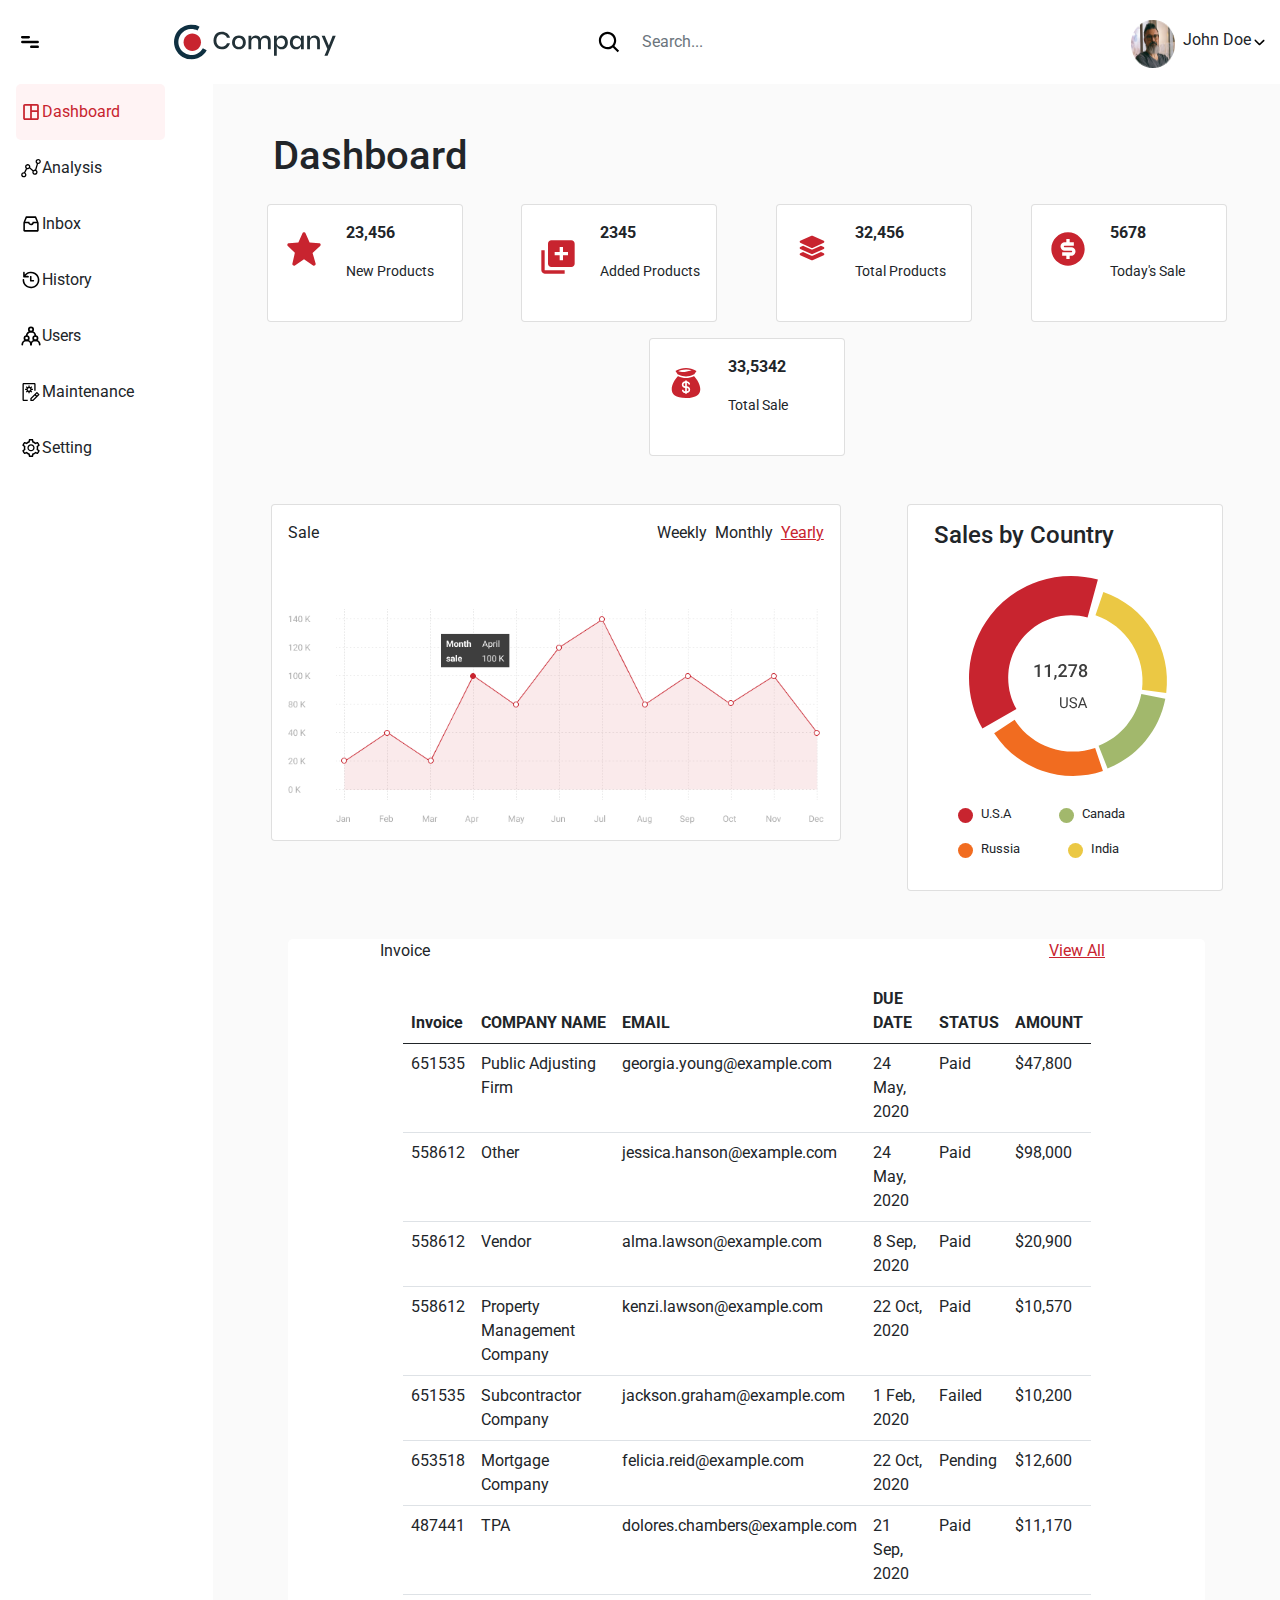
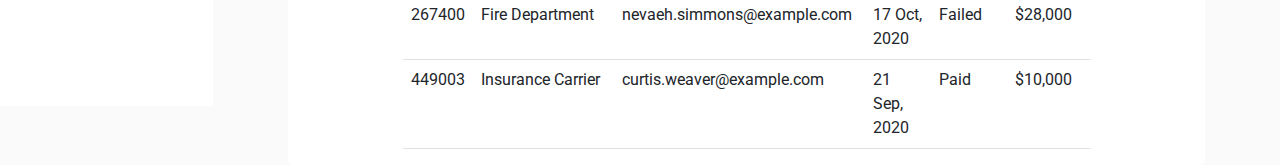
<file: dashboard.html>
<!DOCTYPE html>
<html lang="en">
<head>
  <meta charset="UTF-8">
  <meta http-equiv="X-UA-Compatible" content="IE=edge">
  <meta name="viewport" content="width=device-width, initial-scale=1.0">

  <link rel="stylesheet" href="CSS/bootstrap.min.css">
  <link rel="stylesheet" href="CSS/style.css">
  <script src="js/script.js"></script>
  <title>Document</title>
</head>
<body>
  <nav class="navbar navbar-expand-lg navbar-light bg-white header">
    <div class="container-fluid hamberger">
        <button  id="menu-bar" onclick="SideBar()" id=""><img src="images/menu-bar.svg" ></button>
      <a class="navbar-brand" href="#"><img src="./images/logo.svg" alt="" class="logo"></a>
      
      <div id="navbarSupportedContent">
        <ul class="navbar-nav me-auto mb-2 mb-lg-0">
          <li class="nav-item">
            <a class="nav-link" href="#">
              <div class="searchbox">
                <img src="./images/search-icon.svg" alt="" class="searchimg">
                <input type="text" name="search" class="form-control searchfield w-75 border-0" placeholder="  Search...">
              </div>
            </a>
          </li> 
          <div class="d-flex">
          <img src="./images/profile.png" alt="" class="me-2 avatar mt-1">
          <p class="profiname">John Doe</p>
          </div>
          <img src="./images/downward-arrow.svg" alt="" class="down">
        </div>
      </div>
    </div>
  </nav>
  <div class="board">
    <div class="container-fluid">
      <div class="row p-0">
        <div class="col-lg-2 left" id="sidebarr">
          <div class="sideboxes">
            <div class="boxes1 ms-3">
              <img src="./images/dashboard-active.svg" alt="" class="sideimg1 ms-1">
              <p class="sidetext1 mt-3">Dashboard</p>
            </div>
            <div class="boxes2 ms-3">
              <img src="./images/graph-default.svg" alt="" class="sideimg2 ms-1">
              <p class="sidetext2 mt-3">Analysis</p>
            </div>
            <div class="boxes3 ms-3">
              <img src="./images/inbox-default.svg" alt="" class="sideimg3 ms-1">
              <p class="sidetext3 mt-3">Inbox</p>
            </div>
            <div class="boxes4 ms-3">
              <img src="./images/clock-default.svg" alt="" class="sideimg4 ms-1">
              <p class="sidetext4 mt-3">History</p>
            </div>
            <div class="boxes5 ms-3">
              <img src="./images/user-default.svg" alt="" class="sideimg5 ms-1">
              <p class="sidetext5 mt-3">Users</p>
            </div>
            <div class="boxes6 ms-3">
              <img src="./images/maintenance-default.svg" alt="" class="sideimg6 ms-1">
              <p class="sidetext6 mt-3">Maintenance</p>
            </div>
            <div class="boxes7 ms-3">
              <img src="./images/setting-default.svg" alt="" class="sideimg7 ms-1">
              <p class="sidetext7 mt-3">Setting</p>
            </div>
          </div>
        </div>
        <div class="col-lg-10 col-12 mt-5">
          <h1 class="maintitle ms-5">Dashboard</h1>
          <div class="container">
            <div class="row">
              <div class="col-lg-2 col-md-2 col-sm-5 mx-auto" style="width: 220px;">
                <div class="card mt-3">
                  <div class="card-body row" style="height: 116px;">
                    <div class="col-4">
                      <img src="./images/star.svg" alt=""  class="mt-2">
                    </div>
                    <div class="col-8">
                      <p  style="font-weight: bold;">23,456</p>
                      <p style="font-size: 85%;">New Products</p>
                    </div>
                  </div>
                </div>
              </div>
              <div class="col-lg-2 col-md-2 col-sm-5 mx-auto" style="width: 220px;">
                <div class="card mt-3">
                  <div class="card-body row" style="height: 116px;">
                    <div class="col-4">
                      <img src="./images/new-product.svg" alt=""  class="mt-3">
                    </div>
                    <div class="col-8">
                      <p  style="font-weight: bold;">2345</p>
                      <p style="font-size: 85%;">Added Products</p>
                    </div>
                  </div>
                </div>
              </div>
              <div class="col-lg-2 col-md-2 col-sm-5 mx-auto" style="width: 220px;">
                <div class="card mt-3">
                  <div class="card-body row" style="height: 116px;">
                    <div class="col-4">
                      <img src="./images/total-product.svg" alt=""  class="mt-2">
                    </div>
                    <div class="col-8">
                      <p  style="font-weight: bold;">32,456</p>
                      <p style="font-size: 85%;">Total Products</p>
                    </div>
                  </div>
                </div>
              </div>
              <div class="col-lg-2 col-md-2 col-sm-5 mx-auto" style="width: 220px;">
                <div class="card mt-3">
                  <div class="card-body row" style="height:116px;">
                    <div class="col-4">
                      <img src="./images/dollar-filled.svg" alt=""  class="mt-2">
                    </div>  
                    <div class="col-8">
                      <p  style="font-weight: bold;">5678</p>
                      <p style="font-size: 85%;">Today's Sale</p>
                    </div>
                  </div>
                </div>
              </div>
              <div class="col-lg-2 col-md-12 col-sm-5 mx-auto" style="width: 220px;">
                <div class="card mt-3">
                  <div class="card-body row" style="height: 116px;">
                    <div class="col-4">
                      <img src="./images/money-bag.svg" alt="" class="mt-2">
                    </div>
                    <div class="col-8">
                      <p style="font-weight: bold;">33,5342</p>
                      <p style="font-size: 85%;">Total Sale</p>
                    </div>
                  </div>
                </div>
              </div>
            </div>
          </div>
          <div class="graphs container">
            <div class="row">
              <div class="col-lg-7 col-md-12 mt-5 mx-auto">
                <div class="card">
                  <div class="card-body">
                    <div class="chart1">
                      <div class="chart1text d-flex">
                        <p>Sale</p>
                        <p class="ms-auto">Weekly</p>
                        <p class="ms-2">Monthly</p>
                        <p class="ms-2" style="color: #C8242F; text-decoration: underline;">Yearly</p>
                      </div>
                      <div class="chartimg1 mt-5">
                        <img src="./images/data-graph.png" class="img-fluid">
                      </div>
                    </div>
                  </div>
                </div>
              </div>
              <div class="col-lg-4 col-md-6 mt-5 mx-auto">
                <div class="card">
                  <div class="card-body d-flex justify-content-center">
                    <div class="chart2">
                      <div class="charttitle">
                        <h4>Sales by Country</h4>
                      </div>
                      <div class="chartimg2">
                        <img src="./images/pie-chart.svg" class="img-fluid ms-3">
                      </div>
                      <div class="disc1 d-flex ms-4">
                        <div class="dis1">
                          <div class="dot1 mt-1"></div>
                          <p class="ms-2 dottext">U.S.A</p>
                        </div>
                        <div class="dis2 ms-5">
                          <div class="dot2 mt-1"></div>
                          <p class="ms-2 dottext">Canada</p>
                        </div>
                      </div>
                      <div class="disc2 d-flex ms-4">
                        <div class="dis3">
                          <div class="dot3 mt-1"></div>
                          <p class="ms-2 dottext">Russia</p>
                        </div>
                        <div class="dis4 ms-5">
                          <div class="dot4 mt-1"></div>
                          <p class="ms-2 dottext">India</p>
                        </div>
                      </div>
                      </div>
                    </div>
                  </div>
                </div>
              </div>
            </div>
          </div>
          <div class="container">
            <div class="row mt-5">
              <div class="col-lg-2"></div>
              <div class="col-lg-10 col-md-10">
                <div class="table-responsive datatable mx-auto">
                  <table class="table mx-auto w-75">
                    <div class="tabletitle d-flex" style="margin-left: 10%;">
                      <p>Invoice</p>
                      <p style="margin-left: 75%; color: #C8242F; text-decoration: underline;"> View All</p>
                    </div>
                    <thead>
                      <tr>
                        <th>Invoice</th>
                        <th>COMPANY NAME</th>
                        <th>EMAIL</th>
                        <th>DUE DATE</th>
                        <th>STATUS</th>
                        <th>AMOUNT</th>
                      </tr>
                    </thead>
                    <tbody>
                      <tr>
                        <td>651535</td>
                        <td>Public Adjusting Firm</td>
                        <td>georgia.young@example.com</td>
                        <td>24 May, 2020</td>
                        <td>Paid</td>
                        <td>$47,800</td>
                      </tr>
                      <tr>
                        <td>558612</td>
                        <td>Other</td>
                        <td>jessica.hanson@example.com</td>
                        <td>24 May, 2020</td>
                        <td>Paid</td>
                        <td>$98,000</td>
                      </tr>
                      <tr>
                        <td>558612</td>
                        <td>Vendor</td>
                        <td>alma.lawson@example.com</td>
                        <td>8 Sep, 2020</td>
                        <td>Paid</td>
                        <td>$20,900</td>
                      </tr>
                      <tr>
                        <td>558612</td>
                        <td>Property Management Company</td>
                        <td>kenzi.lawson@example.com</td>
                        <td>22 Oct, 2020</td>
                        <td>Paid</td>
                        <td>$10,570</td>
                      </tr>
                      <tr>
                        <td>651535</td>
                        <td>Subcontractor Company</td>
                        <td>jackson.graham@example.com</td>
                        <td>1 Feb, 2020</td>
                        <td>Failed</td>
                        <td>$10,200</td>
                      </tr>
                      <tr>
                        <td>653518</td>
                        <td>Mortgage Company</td>
                        <td>felicia.reid@example.com</td>
                        <td>22 Oct, 2020</td>
                        <td>Pending</td>
                        <td>$12,600</td>
                      </tr>
                      <tr>
                        <td>487441</td>
                        <td>TPA</td>
                        <td>dolores.chambers@example.com</td>
                        <td>21 Sep, 2020</td>
                        <td>Paid</td>
                        <td>$11,170</td>
                      </tr>
                      <tr>
                        <td>267400</td>
                        <td>Fire Department</td>
                        <td>nevaeh.simmons@example.com</td>
                        <td>17 Oct, 2020</td>
                        <td>Failed</td>
                        <td>$28,000</td>
                      </tr>
                      <tr>
                        <td>449003</td>
                        <td>Insurance Carrier</td>
                        <td>curtis.weaver@example.com</td>
                        <td>21 Sep, 2020</td>
                        <td>Paid</td>
                        <td>$10,000</td>
                      </tr>
                    </tbody>
                  </table>
                </div>
              </div>
              <div class="col-lg-2"></div>
            </div>
          </div>

        </div>
      </div>
    </div>
  </div>

</body>
</html>
</file>
<file: CSS/style.css>
@import url('https://fonts.googleapis.com/css2?family=Roboto:wght@300;400&display=swap');
*{
 
}
body {
    background: #FAFAFA 0% 0% no-repeat padding-box;
    opacity: 1;
    font-family: 'Roboto';
}

@media screen and (min-width: 1050px){
    .container-fluid {
        display: flex;
        align-items: center;
        justify-content: space-between;
    }
    .left-side-image {
        margin-left: 10%;
        margin-right: 10%;
        width: 37%;
        height: 37%;
    }
    .discription {width: 67%;}
    .login-button {width: 21%;}
    .container2 {
        margin-top: 106px;
    }
}
@media screen and (max-width:1050px) {
    .container2 {
        width: 100%;
        margin: auto;
        margin-top: 30px;
    }
    .left-side-image {
        margin-left: 20%;
        margin-right: 20%;
        width: 60%;
        height: 60%;
    }
    .discription {}
    .login-button {width: 21%;}
}
@media screen and (max-width:600px){
    .container3 {
        flex-direction: column;
    }
    .login-button {
        width: 40%
    }
    .discription {
        font: normal normal 300 30px/47px Roboto;
    }
}
@media screen and (min-width:600px) {

  .container2 input {
   width: 100%;    
}
    .container3 {
        align-items: center;    
    }
    .discription {
        font: normal normal 300 40px/47px Roboto;
    }

}
.left-side-image{
    margin-top: 72px;
    border-radius: 50%;
    box-shadow: 0px 4px 31px #0000000A;
    border: 20px solid #FFFFFF;
    opacity: 1;
}
.container2 {
    display: flex;
    flex-direction: column;
    /* margin-top: 106px; */
    /* margin-left: 164px; */
}
.logo {  
    width: 272px;
    height: 58px;
}
.discription {
    margin-top: 19px;
    text-align: left;
    /* font: normal normal 300 40px/47px Roboto; */
    letter-spacing: 0px;
    color: #3E3E3E;
    opacity: 1;
}
#color-red {
    color: #C8242F;
}

.titlelogin {
    margin-top: 31px;
    text-align: left;
    font: normal normal normal 25px/33px Roboto;
    letter-spacing: 0px;
    color: #3E3E3E;
    opacity: 1;
}
.container2 input{
    padding-left: 14px;
    margin-bottom: 27px;
    width: 70%;
    height: 49px;
    background: #FFFFFF 0% 0% no-repeat padding-box;
    border: 1px solid #ADADAD;
    border-radius: 5px;
}
.container3{
    margin-top: 3px;
    margin-bottom: 23px;
    display: flex;

}
.login-button {
    height: 45px;
    margin-right: 26%;
    background: #C8242F 0% 0% no-repeat padding-box;
    border-radius: 23px;
    border: none;
    color: white;
}

/* dashboard css */

.logo{
  width: 60%;
}
#sidebarr{
  display: block;
}
.moblogo{
  display: none;
}
.notifitext{
  display: none;
}
.notifi{
  width: 100%;
  height: 100%;
}
.box1{
  display: none;
}
.box2, .box3, .box4, .box5, .box6, .box7{
  display: none;
}
.boximg1{
  width: 5%;
}
.boximg2, .boximg3, .boximg4, .boximg5, .boximg6, .boximg7, .searchimg{
  width: 5%;
}
.profiname{
  margin-top: 10%;
}

.searchbox {
  display: flex;
}

.searchboxeneble{
  display: flex;
}
.board{
  width: 100%;
  background-color: #fafafa;
  display: flex;
  height: 100%;
}
.boxes1{
  display: flex;
  border-radius: 5px;
}
.sideboxes{
  background-color: #ffffff;
  height: 201%;
}
.sideimg1{
  width: 15%;
}
.sideimg2, .sideimg3, .sideimg4, .sideimg5, .sideimg6, .sideimg7{
  width: 11%;
}
.boxes1{
  width: 70%;
  background-color: #FFF3F4;
  color: #C8242F;
}
.boxes2, .boxes3, .boxes4, .boxes5, .boxes6, .boxes7{
  display:flex;
 
}
.left{
  padding: 0px 0px;
}
.hamberger{
  z-index: 2;
}
.main{
  z-index: 1;
}
.disc1{
  width: 100px;
}
.dot1{
  background-color: #C8242F;
  width: 15px;
  height: 15px;
  border-radius: 50%;
}
.dot2{
  width: 15px;
  height: 15px;
  border-radius: 50%;
  background-color: #A2B86C;
}
.dot3{
  width: 15px;
  height: 15px;
  border-radius: 50%;
  background-color: #F16C20;
}
.dot4{
  width: 15px;
  height: 15px;
  border-radius: 50%;
  background-color: #EBC844;
}
.dis1, .dis2, .dis3, .dis4{
  display: flex;
}
.dottext{
  font-size: 80%;
}
.datatable{
  background-color: #ffffff;
  width: 88%;
  border-radius: 5px;
}
@media (max-width:991px){
  .right{
      flex-direction: column;
  }
 
  .notifi{
      width: 3%;
      height: 3%;
  }
  .notifitext{
      display: block;
  }
  .avatar{
      width: 4%;
      height: 4%;
  }
  .down{
      display: none;
  }
  .box1{
      display: flex;
  }
  .box2, .box3, .box4, .box5, .box6, .box7, .searchbox{
      display: flex;
  }
  .profiname{
      margin-top: 0%;
  }
  .searchboxeneble{
      /* display: block; */
  }
  /* .sideboxes{
      display: none;
  } */
}
@media (max-width:361px){
  .disc1{
      margin-left: 0%;
      margin-right: 10%;
  }
  .disc2{
      margin-left: 0%;
  }
}

button{
  background:none;
  border: none;
}
</file>
